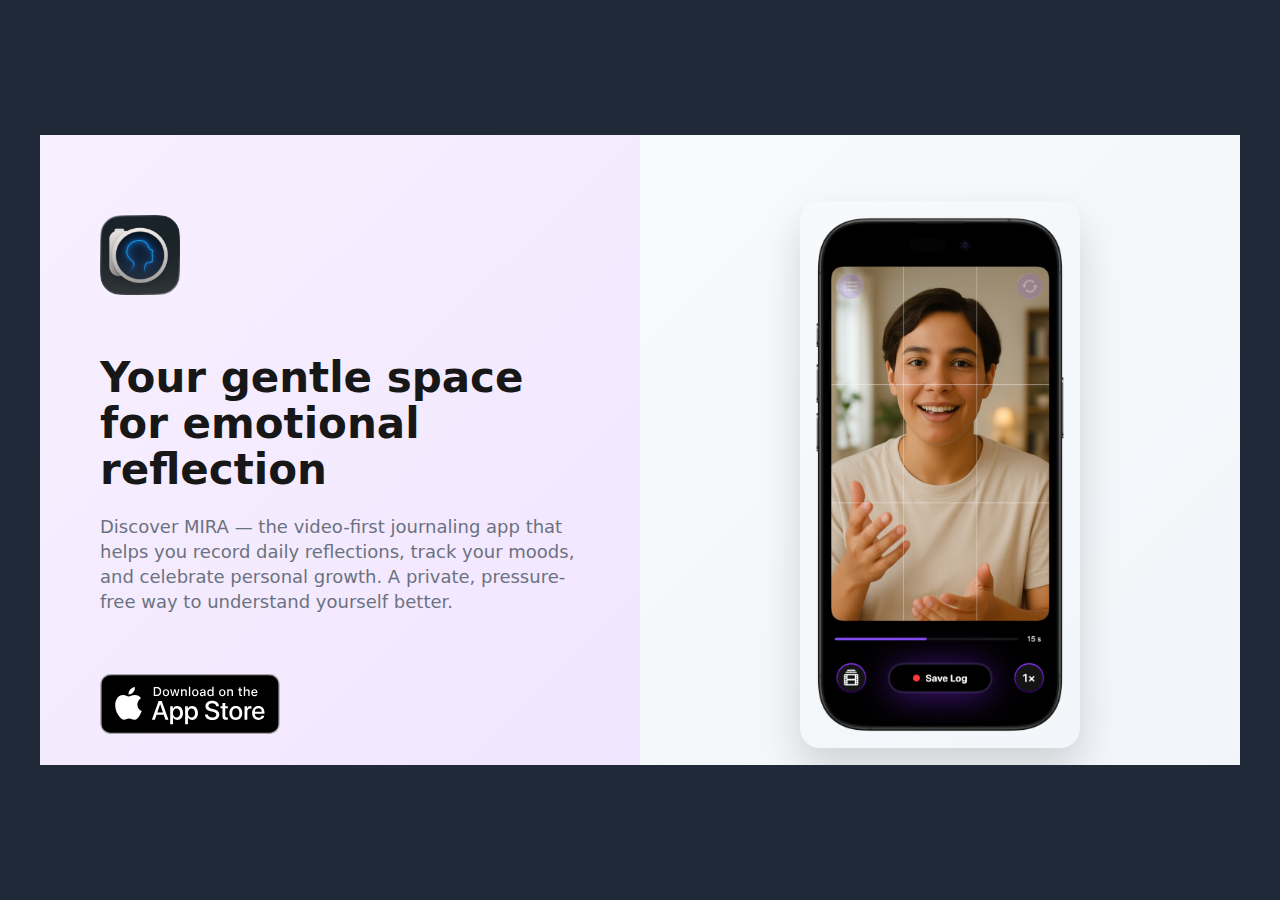
<file: og-page.html>
<!doctype html>
<html lang="en">
<head>
  <meta charset="utf-8" />
  <meta name="viewport" content="width=device-width, initial-scale=1" />
  <title>MIRA — Social Share Image</title>
  <link rel="stylesheet" href="og-style.css" />
</head>
<body>
  <div class="og-container">
    <div class="og-canvas">
      <!-- Left Column: Logo, Tagline, App Store Badge -->
      <div class="left-column">
        <div class="logo-section">
          <img src="assets/MiraLogo.png" alt="MIRA logo" class="mira-logo" width="80" height="80" />
        </div>
        
        <div class="tagline-section">
          <h1 class="main-tagline">Your gentle space for emotional reflection</h1>
          <p class="sub-text">Discover MIRA — the video-first journaling app that helps you record daily reflections, track your moods, and celebrate personal growth. A private, pressure-free way to understand yourself better.</p>
        </div>
        
        <div class="app-store-section">
          <img src="download_cta/AppStoreDownloadCTA_RGB_Black.svg" alt="Download on the App Store" class="app-store-badge" width="180" height="60" />
        </div>
      </div>
      
      <!-- Right Column: Device Screenshot -->
      <div class="right-column">
        <div class="device-frame">
          <img src="assets/screens/screen_1_live_user_recording.png" alt="MIRA app screenshot" class="app-screenshot" />
        </div>
      </div>
    </div>
  </div>
</body>
</html>
</file>
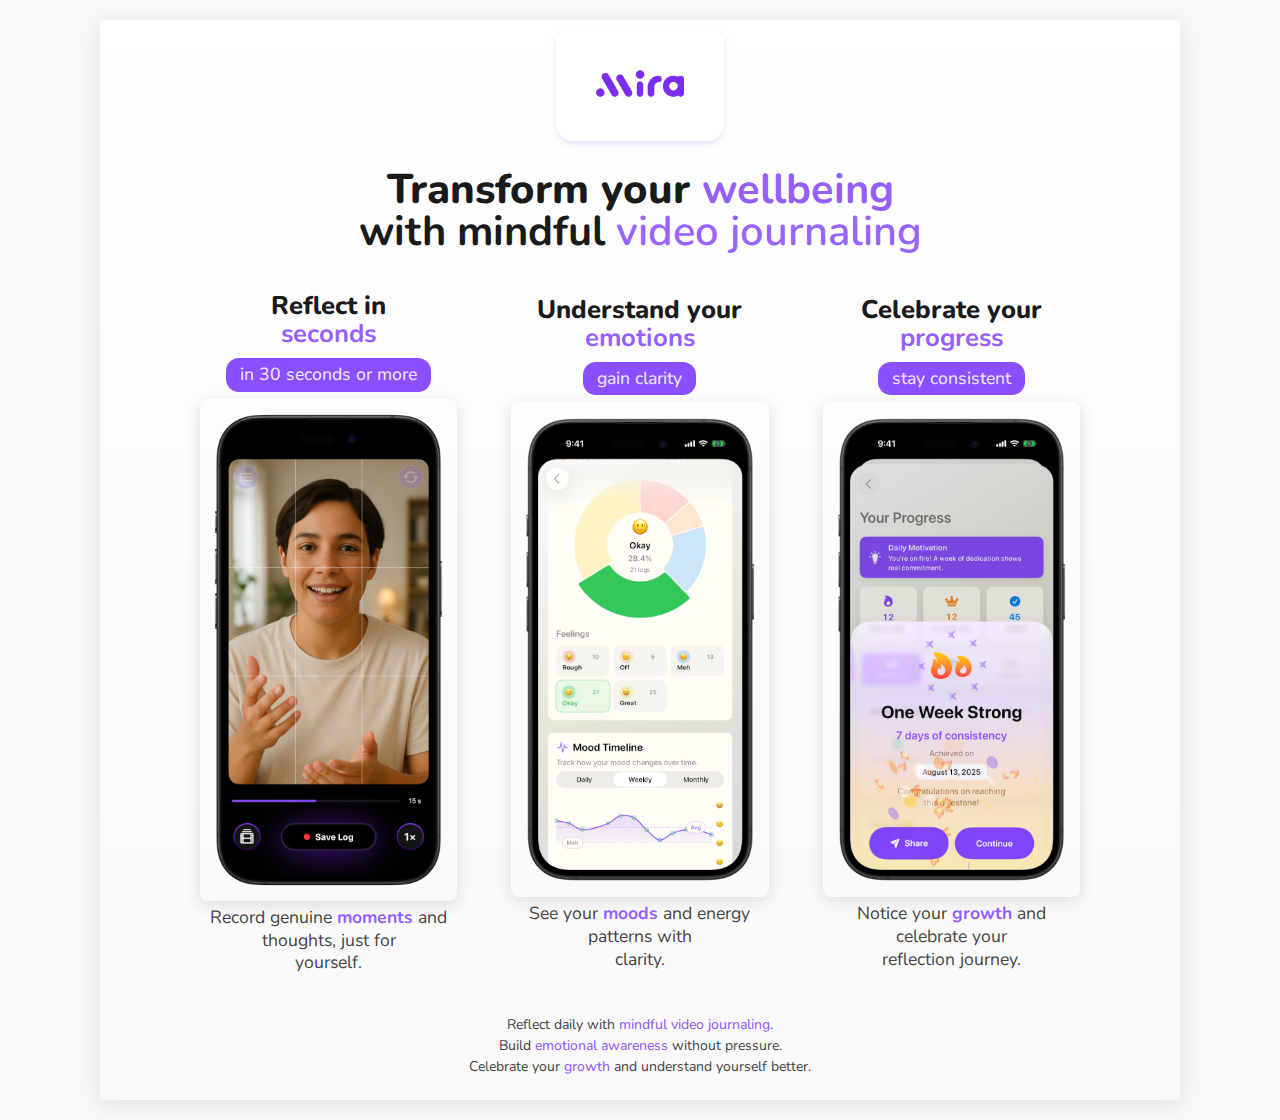
<file: launch/launch-promo-1080.html>
<!doctype html>
<html lang="en">
  <head>
    <meta charset="utf-8" />
    <meta name="viewport" content="width=device-width, initial-scale=1" />
    <title>MIRA App: Social Launch Promo (1080x1080)</title>
    <link rel="stylesheet" href="launch-style-1080.css" />
  </head>
  <body>
    <div class="launch-container-1080">
      <!-- Header Section -->
      <div class="header-section">
        <div class="logo-container">
          <img src="MiraLogoFull.jpg" alt="MIRA Logo" class="app-logo" />
        </div>
        <h1 class="main-headline">
          Transform your <span class="highlight-purple">wellbeing</span><br>
          <span class="tagline">with mindful <span class="highlight-purple-subtle">video journaling</span></span>
        </h1>
      </div>

      <!-- Screenshots Section -->
      <div class="screenshots-section">
        <!-- Screenshot 1: Reflect -->
        <div class="screenshot-panel" id="panel-1">
          <div class="panel-content">
            <h2 class="panel-title">
              Reflect in <br /><span class="highlight-purple">seconds</span>
            </h2>
            <div class="highlight-button">in 30 seconds or more</div>
            <div class="phone-container">
              <img src="screens/screen_1_live_user_recording.png" alt="MIRA daily recording screen" class="phone-screenshot" />
            </div>
            <p class="panel-subtext">
              Record genuine <span class="highlight-purple">moments</span> and thoughts, just for <br />yourself.
            </p>
          </div>
        </div>

        <!-- Screenshot 2: Understand -->
        <div class="screenshot-panel" id="panel-2">
          <div class="panel-content">
            <h2 class="panel-title">
              Understand your <span class="highlight-purple">emotions</span>
            </h2>
            <div class="highlight-button">gain clarity</div>
            <div class="phone-container">
              <img src="screens/screen_2_insights_mood_overview.png" alt="MIRA mood insights screen" class="phone-screenshot" />
            </div>
            <p class="panel-subtext">
              See your <span class="highlight-purple">moods</span> and energy patterns with <br />clarity.
            </p>
          </div>
        </div>

        <!-- Screenshot 3: Celebrate -->
        <div class="screenshot-panel" id="panel-3">
          <div class="panel-content">
            <h2 class="panel-title">
              Celebrate your <span class="highlight-purple">progress</span>
            </h2>
            <div class="highlight-button">stay consistent</div>
            <div class="phone-container">
              <img src="screens/screen_4_user_consistency_celebrate_milestones.png" alt="MIRA milestone celebration screen" class="phone-screenshot" />
            </div>
            <p class="panel-subtext">
              Notice your <span class="highlight-purple">growth</span> and celebrate your <br />reflection journey.
            </p>
          </div>
        </div>
      </div>

      <!-- MIRA Description -->
      <div class="mira-description-container">
        <p class="mira-description">
          Reflect daily with <span class="highlight-purple">mindful video journaling</span>.<br>
          Build <span class="highlight-purple">emotional awareness</span> without pressure.<br>
          Celebrate your <span class="highlight-purple">growth</span> and understand yourself better.
        </p>
      </div>
    </div>
    
    <script src="launch-script-1080.js"></script>
  </body>
</html>
</file>
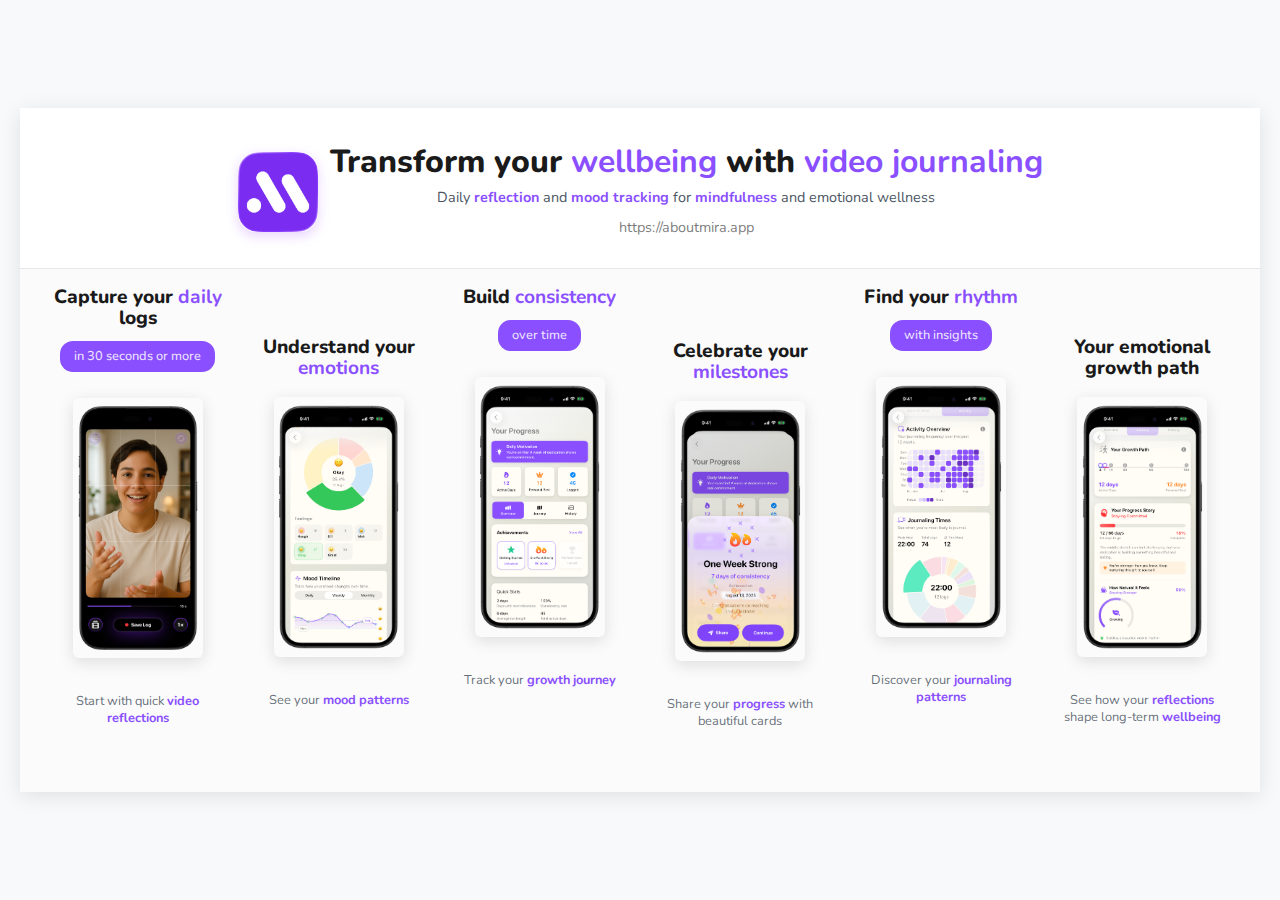
<file: launch/launch-promo.html>
<!doctype html>
<html lang="en">
  <head>
    <meta charset="utf-8" />
    <meta name="viewport" content="width=device-width, initial-scale=1" />
    <title>MIRA App: Launch Promotional Layout</title>
    <link rel="stylesheet" href="launch-style.css" />
  </head>
  <body>
    <div class="launch-container">
        <!-- Top Headline Section -->
        <div class="headline-section">
          <div class="headline-content">
            <div class="logo-container">
              <img src="AppIcon.png" alt="MIRA App Icon" class="app-logo" />
            </div>
            <div class="headline-text">
              <h1 class="main-headline">
                Transform your <span class="highlight-purple">wellbeing</span> with <span class="highlight-purple">video journaling</span>
              </h1>
              <p class="headline-description">
                Daily <span class="highlight-purple">reflection</span> and <span class="highlight-purple">mood tracking</span> for <span class="highlight-purple">mindfulness</span> and emotional wellness
              </p>
              <p class="website-link">
                <a href="https://aboutmira.app" target="_blank" rel="noopener">https://aboutmira.app</a>
              </p>
            </div>
          </div>
        </div>

      <!-- Panels Row -->
      <div class="panels-row">
        <!-- Panel 1: Capture Daily Logs -->
        <div class="promo-panel" id="panel-1">
          <div class="panel-content">
            <h2 class="panel-title">
              Capture your <span class="highlight-purple">daily</span> logs
            </h2>
            <div class="highlight-button">in 30 seconds or more</div>
            <div class="phone-container">
              <img src="screens/screen_1_live_user_recording.png" alt="MIRA daily recording screen" class="phone-screenshot" />
            </div>
            <p class="panel-subtext">
              Start with quick <span class="highlight-purple">video reflections</span>
            </p>
          </div>
        </div>

        <!-- Panel 2: Understand Emotions -->
        <div class="promo-panel" id="panel-2">
          <div class="panel-content">
            <h2 class="panel-title">
              Understand your <span class="highlight-purple">emotions</span>
            </h2>
            <div class="phone-container">
              <img src="screens/screen_2_insights_mood_overview.png" alt="MIRA mood insights screen" class="phone-screenshot" />
            </div>
            <p class="panel-subtext">
              See your <span class="highlight-purple">mood patterns</span>
            </p>
          </div>
        </div>

        <!-- Panel 3: Build Consistency -->
        <div class="promo-panel" id="panel-3">
          <div class="panel-content">
            <h2 class="panel-title">
              Build <span class="highlight-purple">consistency</span>
            </h2>
            <div class="highlight-button">over time</div>
            <div class="phone-container">
              <img src="screens/screen_3_user_consistency_overview.png" alt="MIRA consistency overview screen" class="phone-screenshot" />
            </div>
            <p class="panel-subtext">
              Track your <span class="highlight-purple">growth journey</span>
            </p>
          </div>
        </div>

        <!-- Panel 4: Celebrate Milestones -->
        <div class="promo-panel" id="panel-4">
          <div class="panel-content">
            <h2 class="panel-title">
              Celebrate your <span class="highlight-purple">milestones</span>
            </h2>
            <div class="phone-container">
              <img src="screens/screen_4_user_consistency_celebrate_milestones.png" alt="MIRA milestone celebration screen" class="phone-screenshot" />
            </div>
            <p class="panel-subtext">
              Share your <span class="highlight-purple">progress</span> with beautiful cards
            </p>
          </div>
        </div>

        <!-- Panel 5: Find Your Rhythm -->
        <div class="promo-panel" id="panel-5">
          <div class="panel-content">
            <h2 class="panel-title">
              Find your <span class="highlight-purple">rhythm</span>
            </h2>
            <div class="highlight-button">with insights</div>
            <div class="phone-container">
              <img src="screens/screen_5_insights_activity_heatmap.png" alt="MIRA activity heatmap screen" class="phone-screenshot" />
            </div>
            <p class="panel-subtext">
              Discover your <span class="highlight-purple">journaling patterns</span>
            </p>
          </div>
        </div>

        <!-- Panel 6: Emotional Growth Path -->
        <div class="promo-panel" id="panel-6">
          <div class="panel-content">
            <h2 class="panel-title">
              Your emotional growth path
            </h2>
            <div class="phone-container">
              <img src="screens/screen_6_user_consistency_history.png" alt="MIRA emotional growth history screen" class="phone-screenshot" />
            </div>
            <p class="panel-subtext">
              See how your <span class="highlight-purple">reflections</span> shape long-term <span class="highlight-purple">wellbeing</span>
            </p>
          </div>
        </div>
      </div>
    </div>
    
    <script src="launch-script.js"></script>
  </body>
</html>
</file>
<file: launch/launch-style-1080.css>
/* MIRA Social Launch Promo - 1080x1080 Square Format */

@import url('https://fonts.googleapis.com/css2?family=Nunito:wght@400;500;600;700;800&display=swap');

:root {
  /* MIRA Brand Colors */
  --mira-purple: #8A4FFF;
  --mira-purple-light: #C084FC;
  --mira-purple-dark: #7C3AED;
  
  /* Text Colors */
  --text-primary: #1A1A1A;
  --text-secondary: #4B5563;
  --text-muted: rgba(26, 26, 26, 0.6);
  
  /* Background */
  --bg-soft: #FBFBFB;
  
  /* Spacing */
  --screenshot-gap: 54px;
  --screenshot-height: 100%;
}

* {
  margin: 0;
  padding: 0;
  box-sizing: border-box;
}

body {
  font-family: 'Nunito', -apple-system, BlinkMacSystemFont, 'Segoe UI', Roboto, 'Helvetica Neue', Arial, sans-serif;
  background-color: #f8f9fa;
  color: var(--text-primary);
  line-height: 1.6;
  margin: 0;
  padding: 20px;
  display: flex;
  justify-content: center;
  align-items: center;
  min-height: 100vh;
}

.launch-container-1080 {
  width: 1080px;
  height: 1080px;
  background: linear-gradient(to bottom, #FFFFFF 0%, #F9F9F9 100%);
  margin: 0 auto;
  overflow: hidden;
  box-shadow: 0 4px 20px rgba(0, 0, 0, 0.1);
  display: flex;
  flex-direction: column;
  position: relative;
}

/* Header Section */
.header-section {
  padding: 6px 100px 0 100px;
  text-align: center;
  flex-shrink: 0;
}

.logo-container {
  margin-bottom: 0;
}

.app-logo {
  height: 115px;
  width: auto;
  display: block;
  margin: 0 auto 1.75rem auto;
  object-fit: contain;
  border-radius: 18px;
  box-shadow: 0 3px 6px rgba(138, 79, 255, 0.18);
}

.main-headline {
  font-size: 2.6rem;
  font-weight: 800;
  line-height: 1.0;
  color: var(--text-primary);
  margin: 0;
}

.tagline {
  font-weight: 700;
}


/* Screenshots Section */
.screenshots-section {
  display: flex;
  flex: 1;
  gap: var(--screenshot-gap);
  padding: 40px 100px;
  align-items: center;
  justify-content: center;
}

.screenshot-panel {
  flex: 1;
  display: flex;
  align-items: center;
  justify-content: center;
  min-height: 0;
}

.panel-content {
  text-align: center;
  width: 100%;
  max-width: 280px;
  display: flex;
  flex-direction: column;
  height: 100%;
  justify-content: center;
}

.panel-title {
  font-size: 1.6rem;
  font-weight: 800;
  line-height: 1.1;
  margin-bottom: 10px;
  color: var(--text-primary);
}

.highlight-button {
  background: var(--mira-purple);
  color: rgba(255, 255, 255, 0.85);
  padding: 6px 14px;
  border-radius: 13px;
  font-weight: 500;
  font-size: 1.1rem;
  display: inline-block;
  margin: 0 auto 7px auto;
  line-height: 1.2;
  width: fit-content;
}

.phone-container {
  flex: 1;
  display: flex;
  justify-content: center;
  align-items: center;
  min-height: 0;
  margin: 0 0 5px 0;
}

.phone-screenshot {
  width: 100%;
  max-width: 270px;
  height: auto;
  max-height: var(--screenshot-height);
  border-radius: 8px;
  box-shadow: 0 4px 16px rgba(0, 0, 0, 0.12);
  object-fit: cover;
  object-position: center;
}

.panel-subtext {
  font-size: 1.1rem;
  color: #444444;
  line-height: 1.3;
  font-weight: 400;
  margin: 0;
  flex-shrink: 0;
}

.highlight-purple {
  color: rgba(138, 79, 255, 0.92);
  font-weight: 700;
}

.highlight-purple-subtle {
  color: rgba(138, 79, 255, 0.89);
  font-weight: 600;
}

/* MIRA Description */
.mira-description-container {
  padding: 0 100px 40px 100px;
  text-align: center;
  flex-shrink: 0;
  margin-top: auto;
}

.mira-description {
  max-width: 720px;
  margin: 0px auto 20px auto;
  font-family: 'Nunito', -apple-system, BlinkMacSystemFont, 'Segoe UI', Roboto, 'Helvetica Neue', Arial, sans-serif;
  font-size: 14px;
  line-height: 1.5;
  color: #444444;
  font-weight: 400;
}

.mira-description .highlight-purple {
  color: rgba(138, 79, 255, 0.92);
  font-weight: 500;
}


/* Responsive adjustments for smaller previews */
@media (max-width: 1200px) {
  .launch-container-1080 {
    transform: scale(0.8);
    transform-origin: center;
  }
  
  .app-logo {
    height: 92px;
  }
  
  .phone-screenshot {
    max-width: 216px;
  }
}

@media (max-width: 1000px) {
  .launch-container-1080 {
    transform: scale(0.89);
    transform-origin: center;
  }
  
  .app-logo {
    height: 102px;
  }
  
  .phone-screenshot {
    max-width: 240px;
  }
}

@media (max-width: 900px) {
  .launch-container-1080 {
    transform: scale(0.6);
    transform-origin: center;
  }
  
  .app-logo {
    height: 69px;
  }
  
  .phone-screenshot {
    max-width: 162px;
  }
}

@media (max-width: 600px) {
  .launch-container-1080 {
    transform: scale(0.4);
    transform-origin: center;
  }
  
  .app-logo {
    height: 90px;
  }
  
  .phone-screenshot {
    max-width: 108px;
  }
}

/* Print/screenshot optimizations */
@media print {
  .launch-container-1080 {
    display: block;
    transform: none;
  }
  
  .screenshot-panel {
    page-break-inside: avoid;
  }
}

/* Individual panel selection for screenshots */
.screenshot-panel.selected {
  outline: 3px solid var(--mira-purple);
  outline-offset: 5px;
}

/* Utility classes for screenshot selection */
.screenshot-ready {
  position: relative;
}

.screenshot-ready::before {
  content: '';
  position: absolute;
  top: 0;
  left: 0;
  right: 0;
  bottom: 0;
  background: rgba(138, 79, 255, 0.1);
  opacity: 0;
  transition: opacity 0.2s ease;
  pointer-events: none;
}

.screenshot-ready:hover::before {
  opacity: 1;
}
</file>
<file: launch/launch-style.css>
/* MIRA Launch Promotional Layout Styles */

@import url('https://fonts.googleapis.com/css2?family=Nunito:wght@400;600;700;800&display=swap');

:root {
  /* MIRA Brand Colors */
  --mira-purple: #8A4FFF;
  --mira-purple-light: #C084FC;
  --mira-purple-dark: #7C3AED;
  --mira-indigo: #6366F1;
  --mira-violet: #8B5CF6;
  --mira-pink: #EC4899;
  
  /* Text Colors */
  --text-primary: #1A1A1A;
  --text-secondary: #4B5563;
  --text-muted: rgba(26, 26, 26, 0.6);
  
  /* Background */
  --bg-white: #FFFFFF;
  --bg-muted: #F7F8FA;
  --bg-soft: #FBFBFB;
  
  /* Spacing */
  --stagger-offset: 50px;
  --panel-gap: 6px;
  --panel-gap-tablet: 4px;
  --panel-gap-mobile: 3px;
}

* {
  margin: 0;
  padding: 0;
  box-sizing: border-box;
}

body {
  font-family: 'Nunito', -apple-system, BlinkMacSystemFont, 'Segoe UI', Roboto, 'Helvetica Neue', Arial, sans-serif;
  background-color: #f8f9fa;
  color: var(--text-primary);
  line-height: 1.6;
  margin: 0;
  padding: 40px 20px;
  display: flex;
  justify-content: center;
  align-items: center;
  min-height: 100vh;
}

.launch-container {
  display: flex;
  flex-direction: column;
  width: 1400px;
  height: 680px;
  background-color: var(--bg-soft);
  margin: 0 auto;
  overflow: hidden;
  box-shadow: 0 4px 20px rgba(0, 0, 0, 0.1);
  padding-bottom: 30px;
}

.headline-section {
  background-color: var(--bg-white);
  padding: 36px 30px 27px 30px;
  text-align: center;
  border-bottom: 1px solid #E5E7EB;
  flex-shrink: 0;
}

.headline-content {
  display: flex;
  align-items: flex-start;
  justify-content: center;
  gap: 12px;
}

.headline-text {
  flex: 0 0 auto;
  max-width: none;
}

.logo-container {
  flex-shrink: 0;
  margin-top: 8px;
}

.app-logo {
  width: 80px;
  height: 80px;
  border-radius: 18px;
  box-shadow: 0 4px 12px rgba(168, 85, 247, 0.25);
}

.main-headline {
  font-size: 2.2rem;
  font-weight: 800;
  line-height: 1.1;
  margin-bottom: 8px;
  color: var(--text-primary);
}

.headline-description {
  font-size: 1rem;
  color: var(--text-secondary);
  max-width: 800px;
  margin: 0 auto;
  line-height: 1.4;
}

.website-link {
  margin-top: 8px;
}

.website-link a {
  font-size: 0.9rem;
  color: var(--text-muted);
  text-decoration: none;
  font-weight: 400;
}

.website-link a:hover {
  color: var(--text-secondary);
  text-decoration: underline;
}

.panels-row {
  display: flex;
  flex: 1;
  height: 100%;
  gap: var(--panel-gap);
  padding: 0 24px;
  justify-content: center;
  align-items: flex-start;
}

.promo-panel {
  flex: 1;
  min-width: 180px;
  padding: 20px 10px;
  display: flex;
  align-items: flex-start;
  justify-content: center;
  background-color: transparent;
  position: relative;
}

/* Staggered layout: panels 1,3,5 baseline, panels 2,4,6 offset */
.promo-panel:nth-child(2),
.promo-panel:nth-child(4),
.promo-panel:nth-child(6) {
  margin-top: var(--stagger-offset);
}

/* Optical alignment adjustment for "Celebrate your milestones" title */
#panel-4 .panel-title {
  margin-top: 4px;
}

.panel-content {
  text-align: center;
  max-width: 240px;
  width: 100%;
}

.panel-title {
  font-size: 1.3rem;
  font-weight: 800;
  line-height: 1.1;
  margin-bottom: 8px;
  color: var(--text-primary);
}

.panel-subtext {
  font-size: 0.8rem;
  color: rgba(75, 85, 99, 0.85);
  margin-bottom: 15px;
  line-height: 1.3;
  font-weight: 400;
  max-height: 2.6em;
  overflow: hidden;
  display: -webkit-box;
  -webkit-line-clamp: 2;
  -webkit-box-orient: vertical;
}

.highlight-purple {
  color: var(--mira-purple);
  font-weight: 700;
}

.highlight-button {
  background: var(--mira-purple);
  color: rgba(255, 255, 255, 0.85);
  padding: 8px 14px;
  border-radius: 13px;
  font-weight: 500;
  font-size: 0.8rem;
  display: inline-block;
  margin: 4px 0 12px 0;
  line-height: 1.2;
}

.image-container {
  margin: 20px 0;
}

.user-photo {
  width: 120px;
  height: 120px;
  border-radius: 50%;
  object-fit: cover;
  box-shadow: 0 4px 16px rgba(0, 0, 0, 0.1);
}

.phone-container {
  margin: 4px 0 30px 0;
  display: flex;
  justify-content: center;
  min-height: 280px;
  align-items: center;
}

.phone-screenshot {
  width: 160px;
  height: 320px;
  border-radius: 6px;
  box-shadow: 0 4px 16px rgba(0, 0, 0, 0.12);
  object-fit: cover;
}

/* All panels have transparent background */
.promo-panel {
  background-color: transparent;
}

/* Specific breakpoints for testing targets */
@media (max-width: 1440px) {
  .panels-row {
    gap: 5px;
    padding: 0 22px;
  }
  
  .phone-screenshot {
    width: 155px;
    height: 310px;
  }
  
  .phone-container {
    margin: 4px 0 28px 0;
  }
}

@media (max-width: 1280px) {
  .panels-row {
    gap: 4px;
    padding: 0 20px;
  }
  
  .phone-screenshot {
    width: 145px;
    height: 290px;
  }
  
  .phone-container {
    margin: 4px 0 26px 0;
  }
}

/* Responsive adjustments for smaller screens */
@media (max-width: 1500px) {
  .launch-container {
    width: 100%;
    max-width: 1400px;
    height: auto;
    min-height: 630px;
  }
  
  .promo-panel {
    min-width: 160px;
    padding: 18px 8px;
  }
  
  .panel-title {
    font-size: 1.2rem;
  }
  
  .phone-screenshot {
    width: 130px;
    height: 260px;
  }
  
  .main-headline {
    font-size: 2rem;
  }
  
  .headline-description {
    font-size: 0.9rem;
  }
  
  .panels-row {
    gap: 5px;
    padding: 0 20px;
  }
  
  .phone-container {
    margin: 4px 0 25px 0;
  }
}

@media (max-width: 1200px) {
  .launch-container {
    width: 100%;
    max-width: 1000px;
  }
  
  .panels-row {
    display: grid;
    grid-template-columns: repeat(3, 1fr);
    gap: var(--panel-gap-tablet);
    padding: 0 20px;
  }
  
  .promo-panel {
    min-width: 100%;
    padding: 18px 10px;
    margin-top: 0 !important;
  }
  
  /* Reset stagger for grid layout */
  .promo-panel:nth-child(2),
  .promo-panel:nth-child(4),
  .promo-panel:nth-child(6) {
    margin-top: 0;
  }
  
  .panel-content {
    max-width: 100%;
  }
  
  .panel-title {
    font-size: 1.2rem;
  }
  
  .phone-screenshot {
    width: 120px;
    height: 240px;
  }
  
  .phone-container {
    margin: 4px 0 24px 0;
  }
  
  .main-headline {
    font-size: 1.8rem;
  }
  
  .headline-description {
    font-size: 0.9rem;
  }
}

@media (max-width: 768px) {
  .launch-container {
    width: 100%;
    height: auto;
    min-height: 630px;
  }
  
  .panels-row {
    display: grid;
    grid-template-columns: repeat(2, 1fr);
    gap: var(--panel-gap-mobile);
    padding: 0 15px;
  }
  
  .promo-panel {
    min-width: 100%;
    padding: 15px 8px;
    margin-top: 0 !important;
  }
  
  /* Reset stagger for mobile grid */
  .promo-panel:nth-child(2),
  .promo-panel:nth-child(4),
  .promo-panel:nth-child(6) {
    margin-top: 0;
  }
  
  .panel-content {
    max-width: 100%;
  }
  
  .panel-title {
    font-size: 1.1rem;
  }
  
  .main-headline {
    font-size: 1.6rem;
  }
  
  .headline-description {
    font-size: 0.9rem;
  }
  
  .phone-screenshot {
    width: 110px;
    height: 220px;
  }
  
  .phone-container {
    margin: 4px 0 22px 0;
  }
}

/* Print/screenshot optimizations */
@media print {
  .launch-container {
    display: block;
  }
  
  .promo-panel {
    page-break-inside: avoid;
    border: 1px solid #E5E7EB;
    margin-bottom: 20px;
  }
}

/* Individual panel selection for screenshots */
.promo-panel.selected {
  outline: 3px solid var(--mira-purple);
  outline-offset: 5px;
}

/* Utility classes for screenshot selection */
.screenshot-ready {
  position: relative;
}

.screenshot-ready::before {
  content: '';
  position: absolute;
  top: 0;
  left: 0;
  right: 0;
  bottom: 0;
  background: rgba(168, 85, 247, 0.1);
  opacity: 0;
  transition: opacity 0.2s ease;
  pointer-events: none;
}

.screenshot-ready:hover::before {
  opacity: 1;
}
</file>
<file: og-style.css>
/* og-style.css - Styles for MIRA OG image generation */

/* Reset and base styles */
* {
  margin: 0;
  padding: 0;
  box-sizing: border-box;
}

body {
  font-family: ui-sans-serif, system-ui, -apple-system, Segoe UI, Roboto, Helvetica, Arial, "Apple Color Emoji", "Segoe UI Emoji";
  background-color: #1f2937;
  overflow: hidden;
}

/* Container setup */
.og-container {
  width: 100vw;
  height: 100vh;
  display: flex;
  align-items: center;
  justify-content: center;
  background-color: #1f2937;
}

/* Main canvas - exactly 1200x630 */
.og-canvas {
  width: 1200px;
  height: 630px;
  background-color: white;
  display: grid;
  grid-template-columns: 1fr 1fr;
  overflow: hidden;
}

/* Left Column */
.left-column {
  padding: 80px 60px;
  display: flex;
  flex-direction: column;
  justify-content: center;
  gap: 40px;
  background: linear-gradient(135deg, #faf5ff, #f3e8ff);
  position: relative;
}

.left-column::before {
  content: '';
  position: absolute;
  top: 0;
  left: 0;
  right: 0;
  bottom: 0;
  background: linear-gradient(135deg, rgba(168, 85, 247, 0.03), rgba(192, 132, 252, 0.03));
  pointer-events: none;
}

.logo-section {
  margin-bottom: 20px;
  position: relative;
  z-index: 1;
}

.mira-logo {
  width: 80px;
  height: 80px;
  display: block;
}

.tagline-section {
  display: flex;
  flex-direction: column;
  gap: 20px;
  position: relative;
  z-index: 1;
}

.main-tagline {
  font-size: 42px;
  font-weight: 700;
  line-height: 1.1;
  color: #171717;
  margin: 0;
  max-width: 480px;
}

.sub-text {
  font-size: 18px;
  line-height: 1.4;
  color: #6b7280;
  margin: 0;
  max-width: 480px;
}

.app-store-section {
  margin-top: 20px;
  position: relative;
  z-index: 1;
}

.app-store-badge {
  width: 180px;
  height: 60px;
  display: block;
}

/* Right Column */
.right-column {
  display: flex;
  align-items: center;
  justify-content: center;
  padding: 40px;
  background: linear-gradient(135deg, #f8fafc, #f1f5f9);
}

.device-frame {
  position: relative;
  display: flex;
  align-items: center;
  justify-content: center;
}

.app-screenshot {
  width: 280px;
  height: auto;
  border-radius: 20px;
  box-shadow: 0 20px 40px rgba(0, 0, 0, 0.15);
  display: block;
}

/* Ensure no scrollbars and exact dimensions */
html, body {
  overflow: hidden;
}

.og-canvas {
  flex-shrink: 0;
}
</file>
